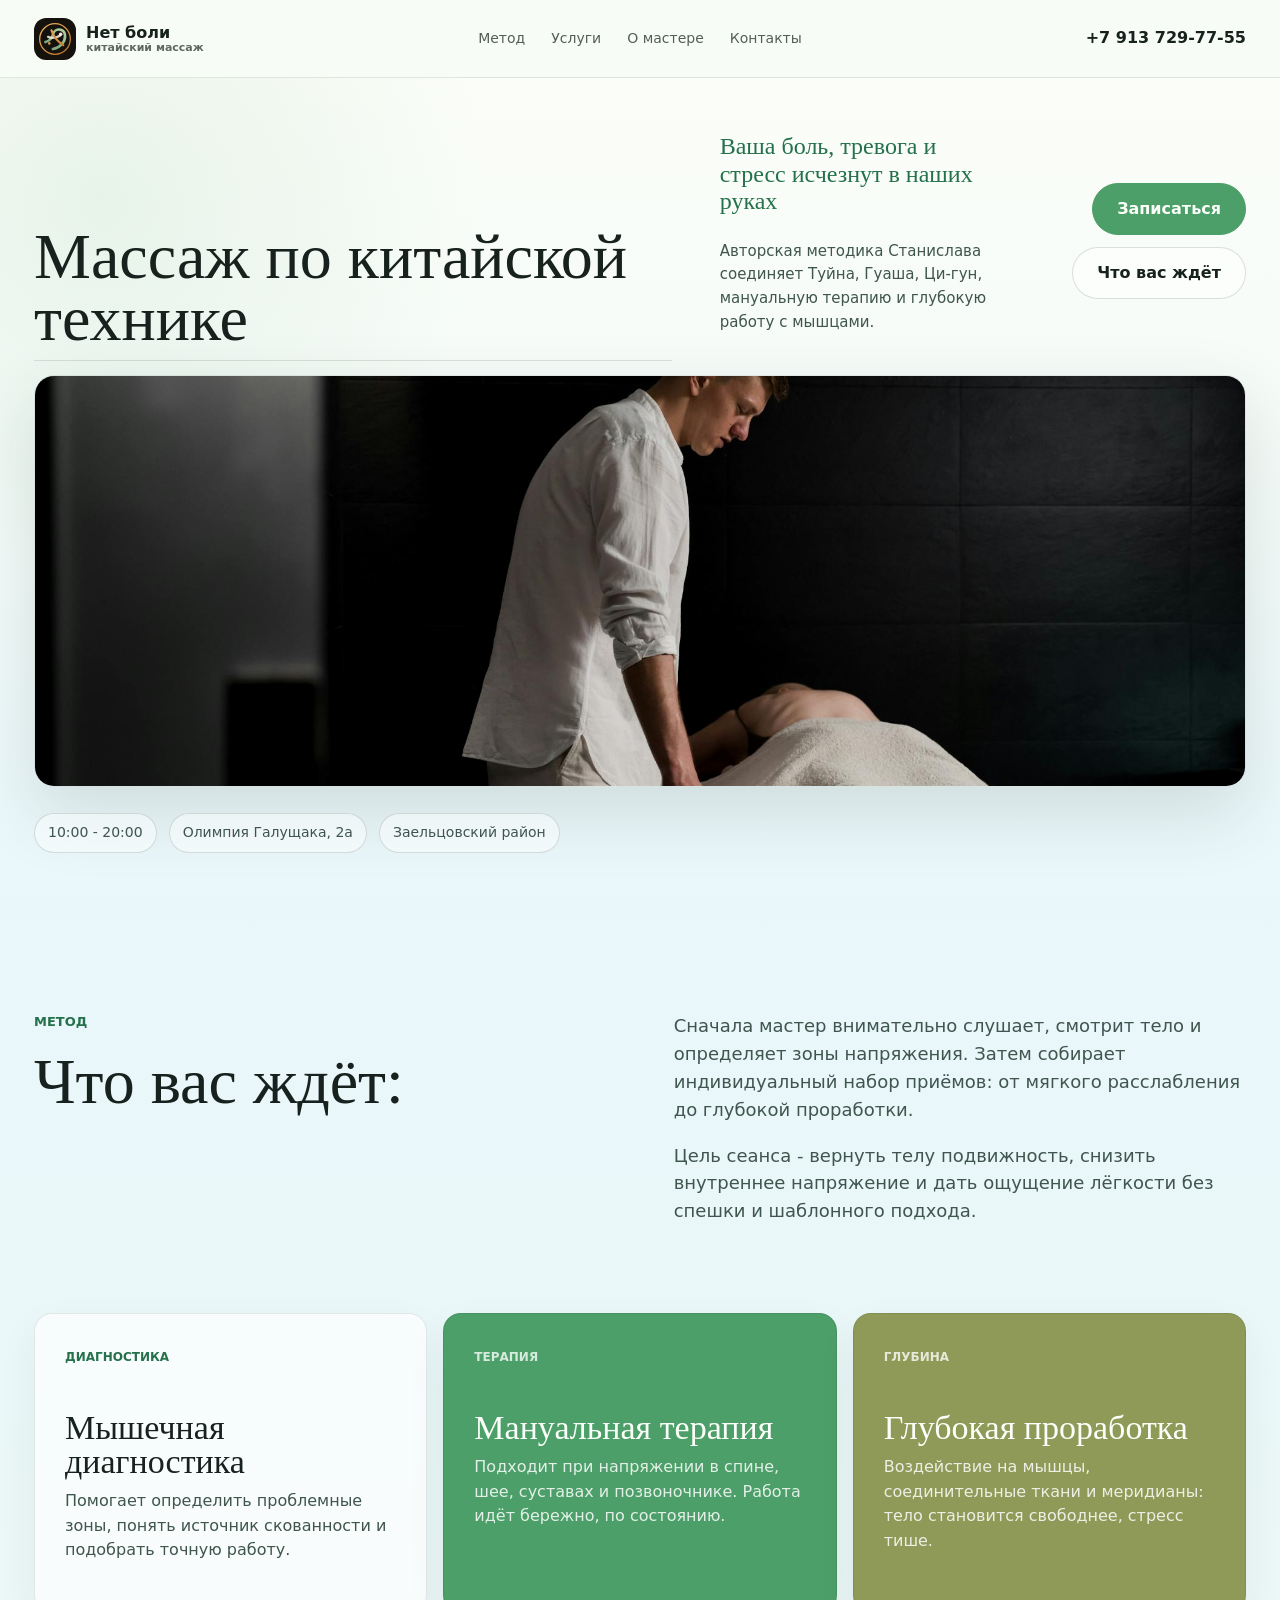
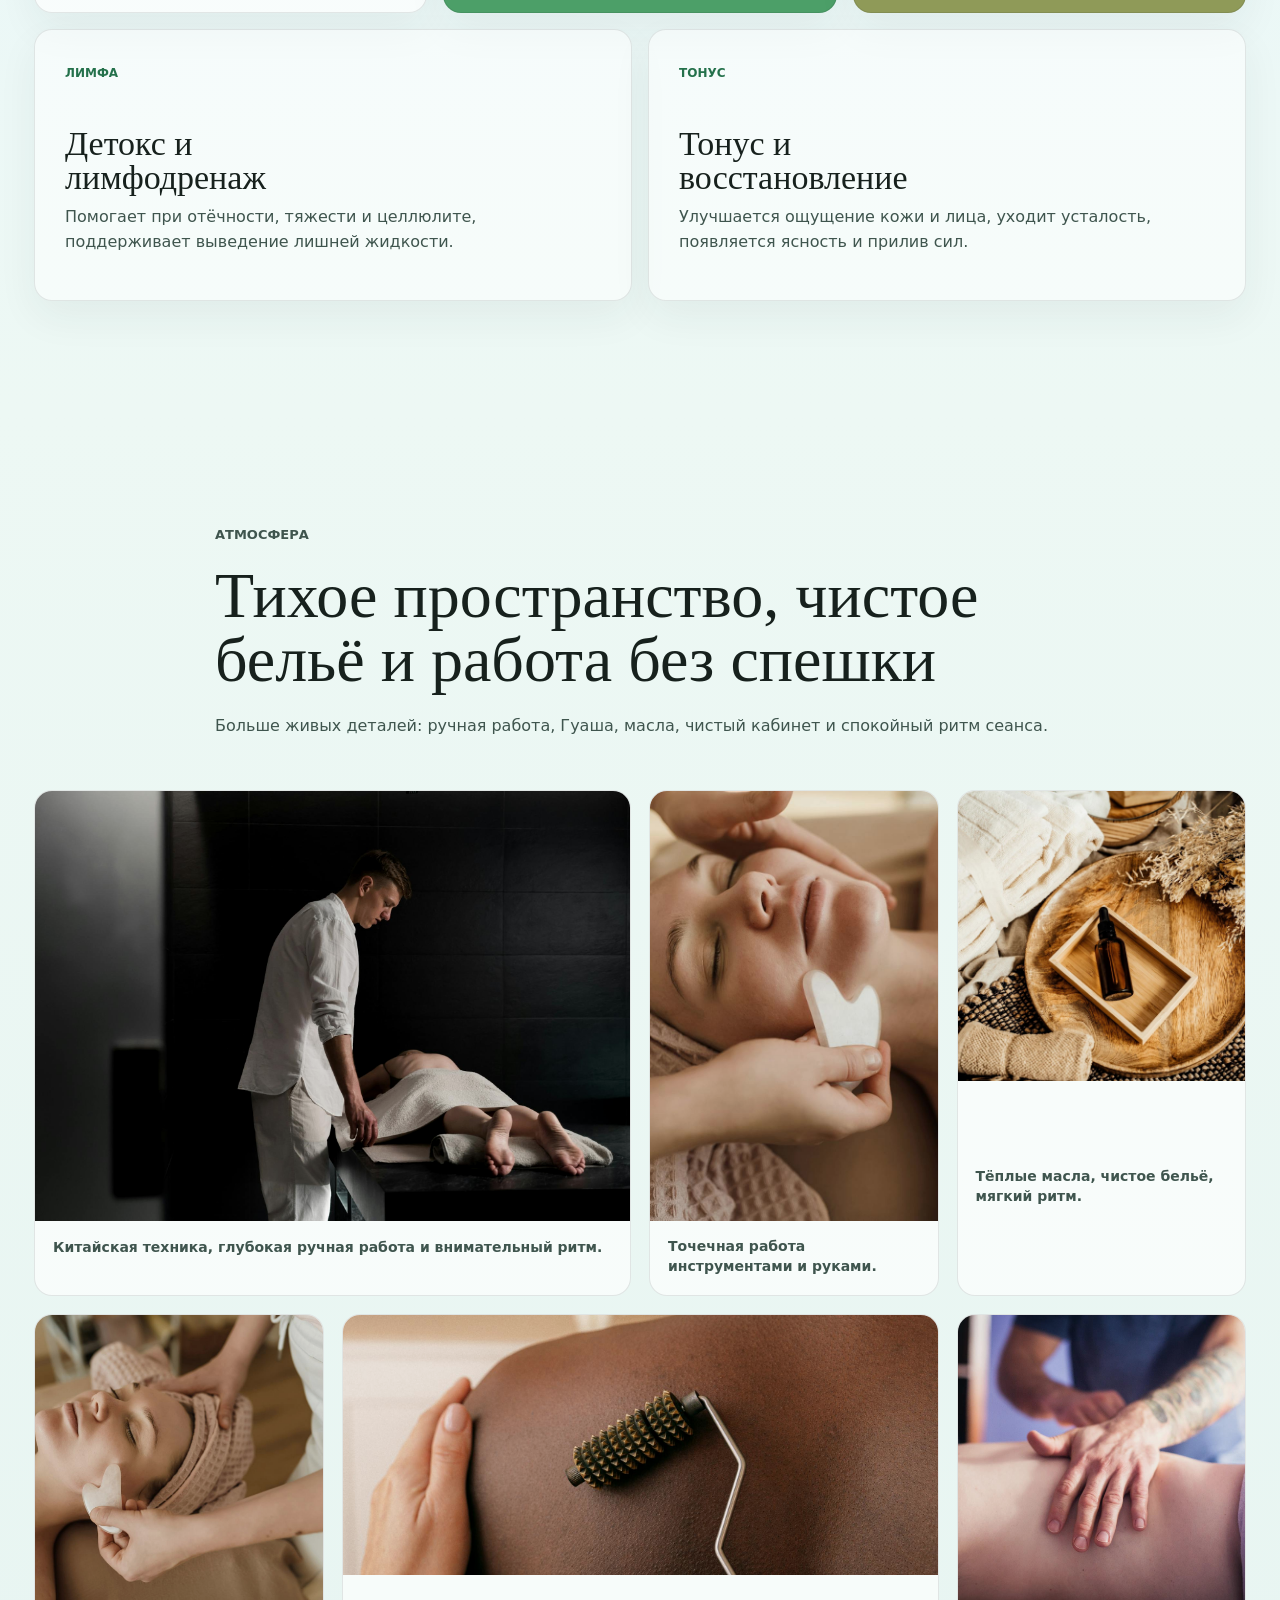
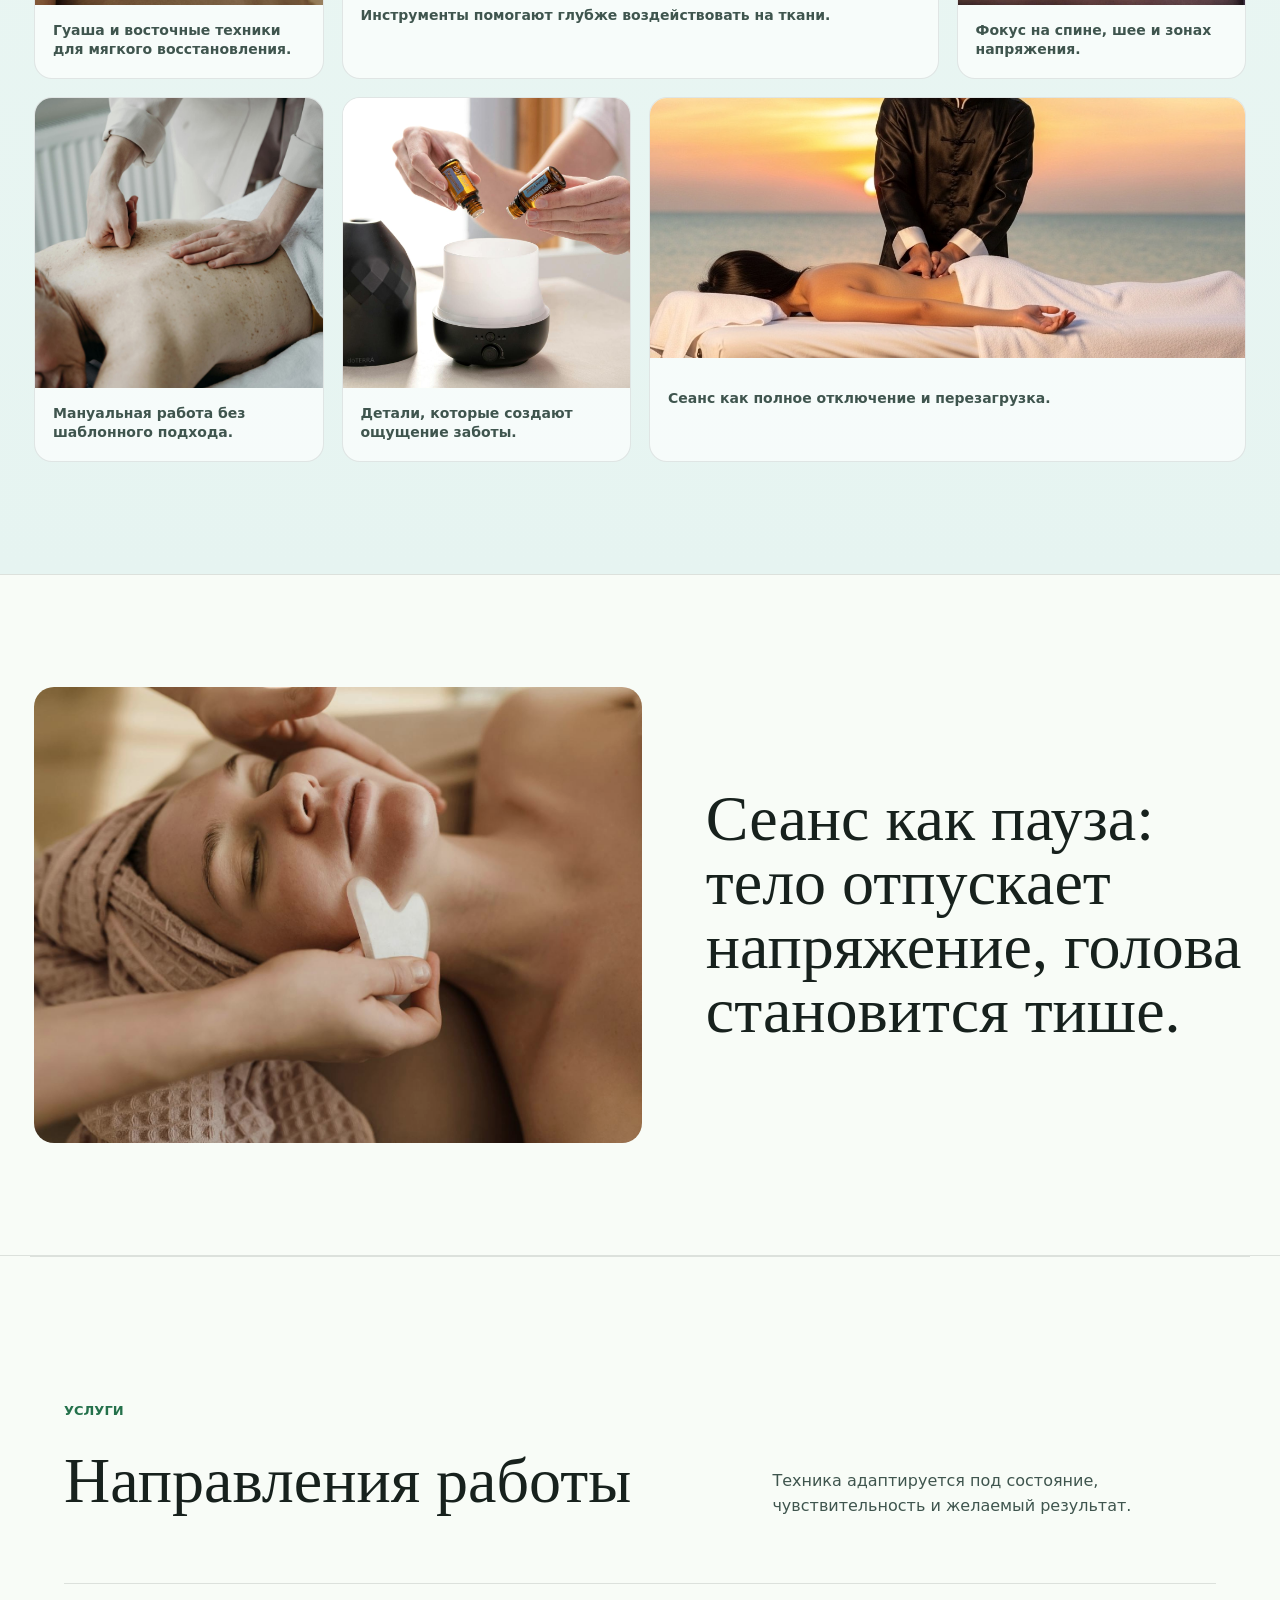
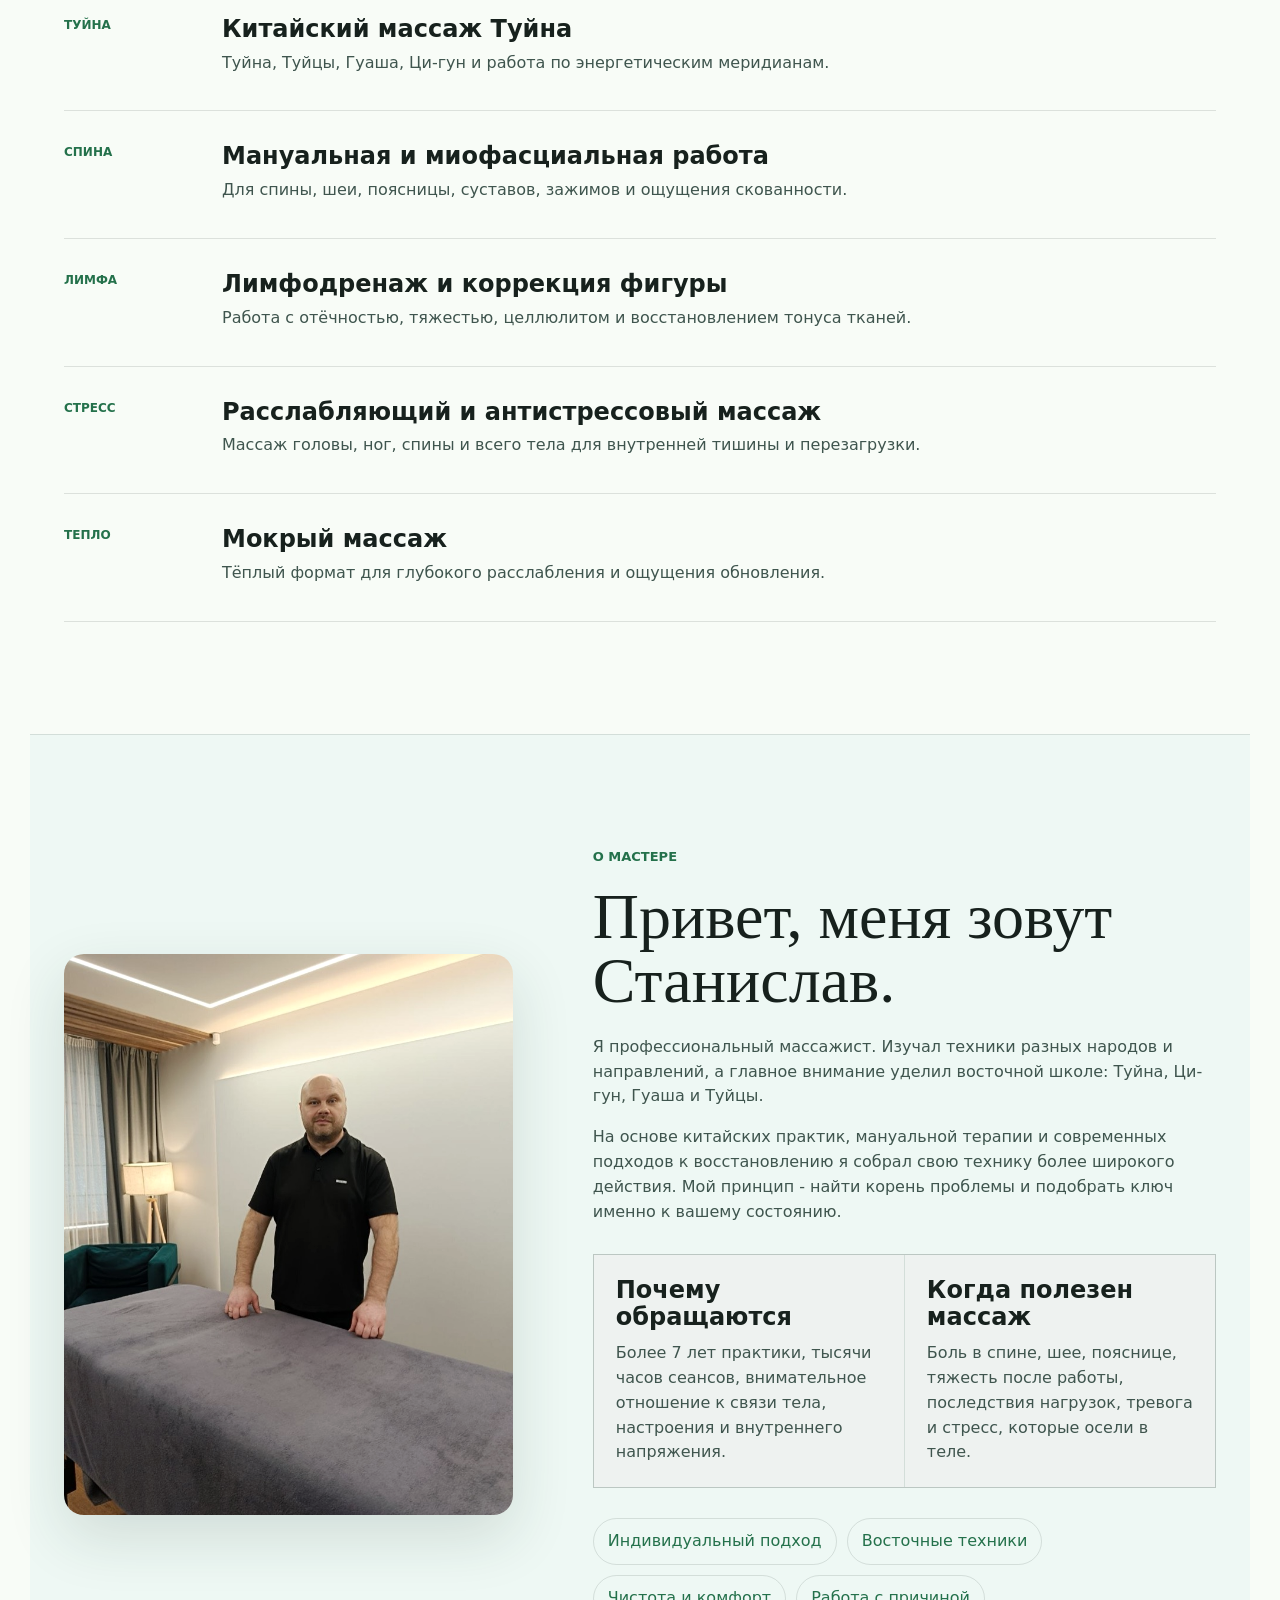
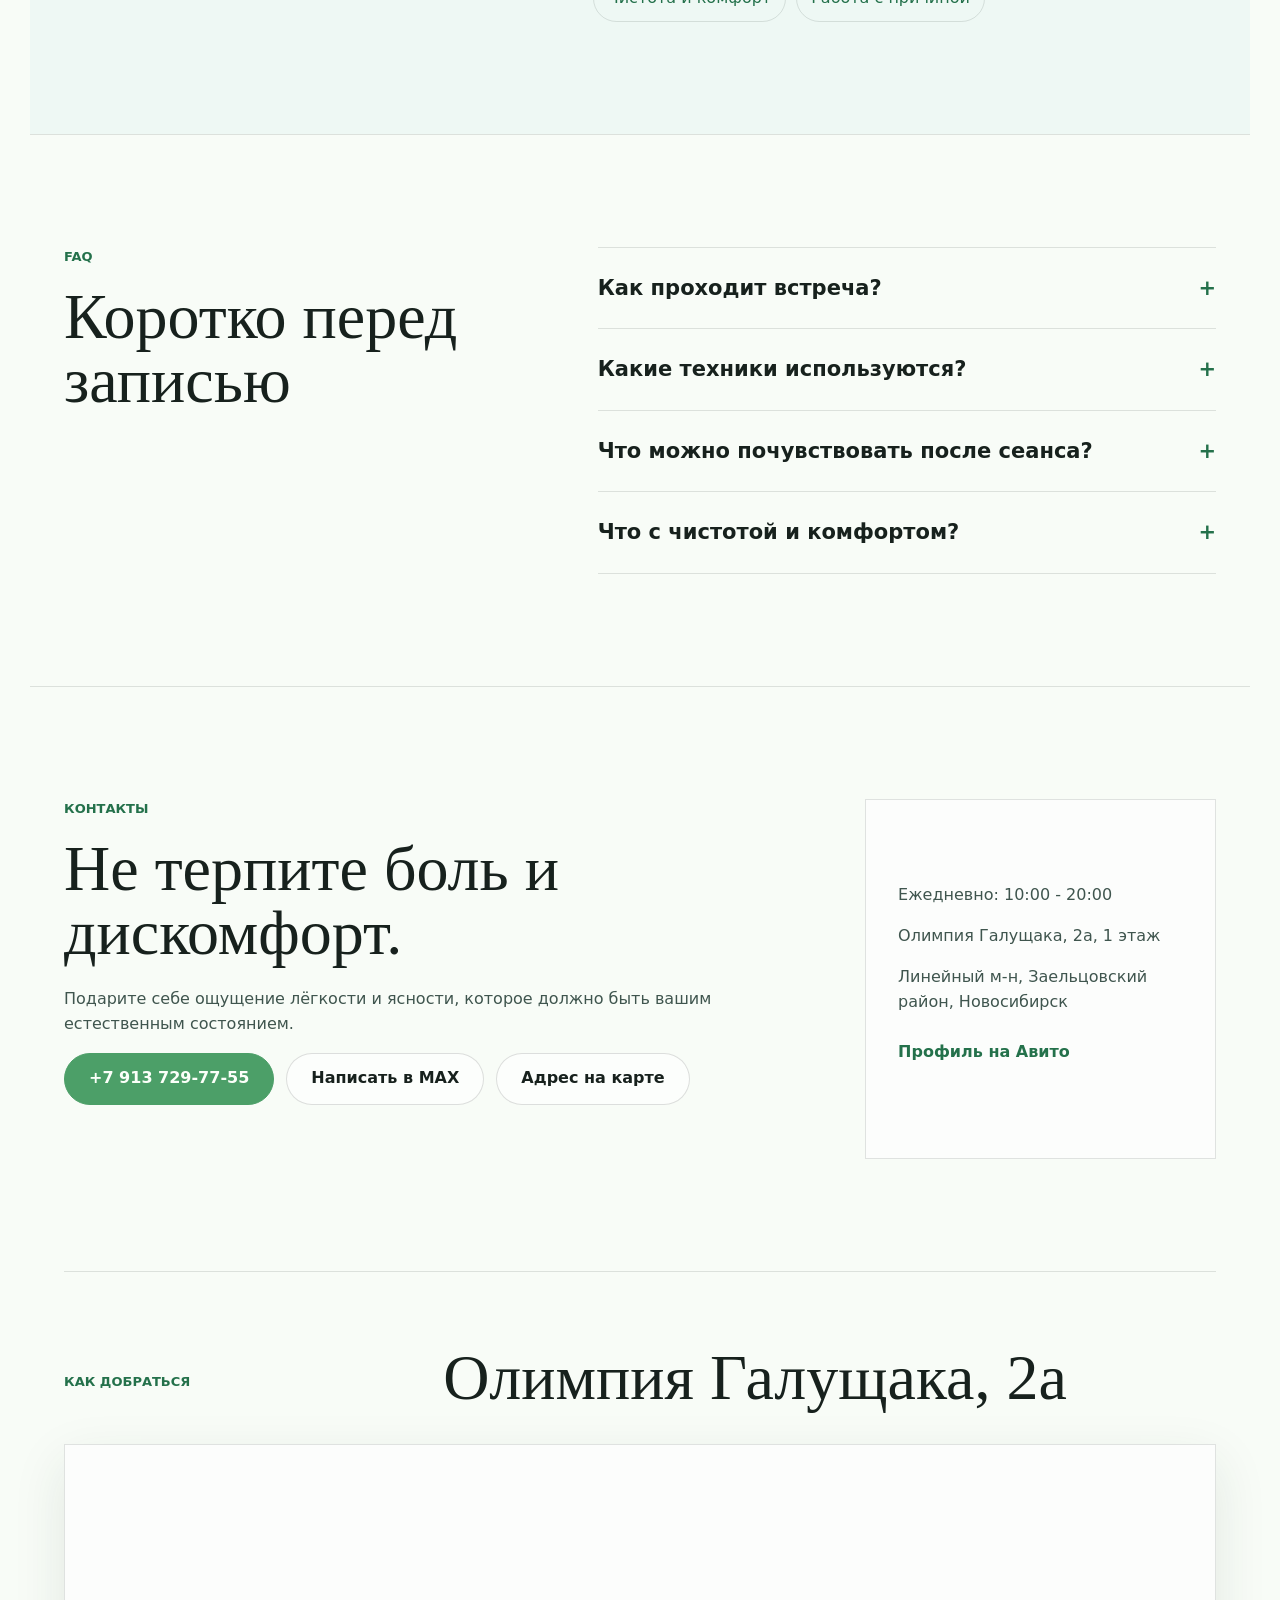
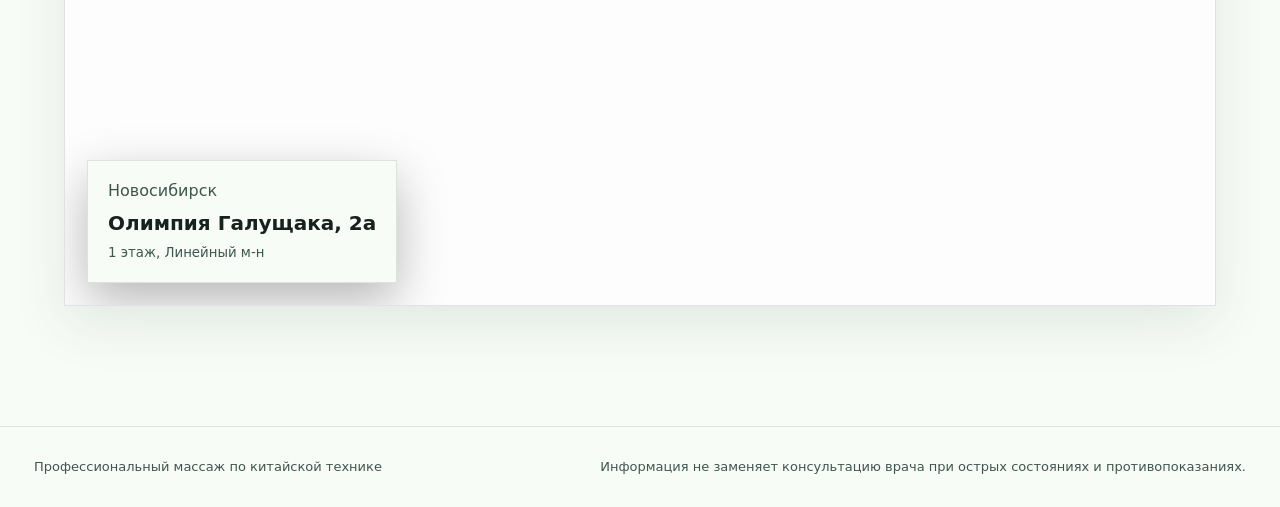
<file: index.html>
<!doctype html>
<html lang="ru">
  <head>
    <meta charset="utf-8">
    <meta name="viewport" content="width=device-width, initial-scale=1">
    <title>Китайский массаж Туйна в Новосибирске - Нет боли</title>
    <meta name="description" content="Профессиональный массаж по китайской технике в Новосибирске: Туйна, Гуаша, Ци-гун, мануальная терапия, классический, лимфодренажный и антистрессовый массаж.">
    <meta name="robots" content="index, follow">
    <meta name="format-detection" content="telephone=yes">
    <meta name="theme-color" content="#e9f7fb">
    <link rel="canonical" href="https://shelestdan.github.io/massage-site/">
    <link rel="icon" href="assets/favicon.svg" type="image/svg+xml">
    <link rel="apple-touch-icon" href="assets/favicon.svg">
    <meta property="og:type" content="website">
    <meta property="og:locale" content="ru_RU">
    <meta property="og:site_name" content="Нет боли">
    <meta property="og:url" content="https://shelestdan.github.io/massage-site/">
    <meta property="og:title" content="Китайский массаж Туйна в Новосибирске">
    <meta property="og:description" content="Авторская техника Станислава: восточные практики, мануальная терапия и глубокая работа с напряжением.">
    <meta property="og:image" content="assets/chinese-technique.jpg">
    <meta name="twitter:card" content="summary_large_image">
    <link rel="preload" as="image" href="assets/chinese-technique.jpg">
    <script>document.documentElement.classList.add("js");</script>
    <link rel="stylesheet" href="styles.css?v=20260526-taste-redesign">
  </head>
  <body>
    <header class="site-header" data-header>
      <a class="brand" href="#top" aria-label="На главную">
        <img class="brand-logo" src="assets/logo.svg" alt="" aria-hidden="true">
        <span class="brand-text">
          <span class="brand-title">Нет боли</span>
          <span class="brand-subtitle">китайский массаж</span>
        </span>
      </a>
      <button class="menu-toggle" type="button" aria-label="Открыть меню" aria-expanded="false" data-menu-toggle>
        <span></span>
        <span></span>
      </button>
      <nav class="nav" data-nav aria-label="Основная навигация">
        <a href="#method">Метод</a>
        <a href="#services">Услуги</a>
        <a href="#master">О мастере</a>
        <a href="#contacts">Контакты</a>
      </nav>
      <a class="header-phone" href="tel:+79137297755">+7 913 729-77-55</a>
    </header>

    <main id="top">
      <section class="hero" aria-label="Массаж по китайской технике">
        <div class="hero-inner">
          <div class="hero-title reveal">
            <h1>Массаж по китайской технике</h1>
          </div>
          <div class="hero-promise reveal">
            <p class="hero-copy">Ваша боль, тревога и стресс исчезнут в наших руках</p>
            <p class="hero-note">Авторская методика Станислава соединяет Туйна, Гуаша, Ци-гун, мануальную терапию и глубокую работу с мышцами.</p>
          </div>
          <div class="hero-action-panel reveal">
            <div class="hero-actions">
              <a class="button button-primary" href="tel:+79137297755" data-goal="call_click">Записаться</a>
              <a class="button button-ghost" href="#method">Что вас ждёт</a>
            </div>
          </div>
          <div class="hero-visual reveal">
            <img src="assets/chinese-technique.jpg" alt="Мастер выполняет массаж по китайской технике">
          </div>
          <div class="hero-meta reveal" aria-label="Контактная информация">
            <span>10:00 - 20:00</span>
            <span>Олимпия Галущака, 2а</span>
            <span>Заельцовский район</span>
          </div>
        </div>
      </section>

      <section class="section intro" id="method">
        <div class="intro-grid">
          <div class="intro-copy reveal">
            <p class="eyebrow">Метод</p>
            <h2>Что вас ждёт:</h2>
          </div>
          <div class="intro-text reveal">
            <p>Сначала мастер внимательно слушает, смотрит тело и определяет зоны напряжения. Затем собирает индивидуальный набор приёмов: от мягкого расслабления до глубокой проработки.</p>
            <p>Цель сеанса - вернуть телу подвижность, снизить внутреннее напряжение и дать ощущение лёгкости без спешки и шаблонного подхода.</p>
          </div>
        </div>
        <div class="process" aria-label="Что входит в методику">
          <article class="process-item reveal">
            <span class="process-num">Диагностика</span>
            <h3>Мышечная диагностика</h3>
            <p>Помогает определить проблемные зоны, понять источник скованности и подобрать точную работу.</p>
          </article>
          <article class="process-item reveal">
            <span class="process-num">Терапия</span>
            <h3>Мануальная терапия</h3>
            <p>Подходит при напряжении в спине, шее, суставах и позвоночнике. Работа идёт бережно, по состоянию.</p>
          </article>
          <article class="process-item reveal">
            <span class="process-num">Глубина</span>
            <h3>Глубокая проработка</h3>
            <p>Воздействие на мышцы, соединительные ткани и меридианы: тело становится свободнее, стресс тише.</p>
          </article>
          <article class="process-item reveal">
            <span class="process-num">Лимфа</span>
            <h3>Детокс и лимфодренаж</h3>
            <p>Помогает при отёчности, тяжести и целлюлите, поддерживает выведение лишней жидкости.</p>
          </article>
          <article class="process-item reveal">
            <span class="process-num">Тонус</span>
            <h3>Тонус и восстановление</h3>
            <p>Улучшается ощущение кожи и лица, уходит усталость, появляется ясность и прилив сил.</p>
          </article>
        </div>
      </section>

      <section class="section photo-story" aria-label="Фотографии кабинета и массажа">
        <div class="photo-story-head reveal">
          <p class="eyebrow">Атмосфера</p>
          <h2>Тихое пространство, чистое бельё и работа без спешки</h2>
          <p>Больше живых деталей: ручная работа, Гуаша, масла, чистый кабинет и спокойный ритм сеанса.</p>
        </div>
        <div class="photo-grid">
          <figure class="photo-tile photo-large reveal">
            <img src="assets/chinese-technique.jpg" alt="Мастер выполняет массаж по китайской технике">
            <figcaption>Китайская техника, глубокая ручная работа и внимательный ритм.</figcaption>
          </figure>
          <figure class="photo-tile photo-tall reveal">
            <img src="assets/gua-sha-close.jpg" alt="Крупный план Гуаша и ухода">
            <figcaption>Точечная работа инструментами и руками.</figcaption>
          </figure>
          <figure class="photo-tile reveal">
            <img src="assets/therapy-room.jpg" alt="Масла, полотенца и детали массажного кабинета">
            <figcaption>Тёплые масла, чистое бельё, мягкий ритм.</figcaption>
          </figure>
          <figure class="photo-tile reveal">
            <img src="assets/gua-sha-treatment.jpg" alt="Процедура Гуаша для лица и тела">
            <figcaption>Гуаша и восточные техники для мягкого восстановления.</figcaption>
          </figure>
          <figure class="photo-tile photo-wide reveal">
            <img src="assets/roller-massage.jpg" alt="Массаж роликом и расслабляющая процедура">
            <figcaption>Инструменты помогают глубже воздействовать на ткани.</figcaption>
          </figure>
          <figure class="photo-tile reveal">
            <img src="assets/back-massage.jpg" alt="Массаж спины в спокойном кабинете">
            <figcaption>Фокус на спине, шее и зонах напряжения.</figcaption>
          </figure>
          <figure class="photo-tile reveal">
            <img src="assets/manual-back.jpg" alt="Ручная проработка мышц спины">
            <figcaption>Мануальная работа без шаблонного подхода.</figcaption>
          </figure>
          <figure class="photo-tile reveal">
            <img src="assets/aroma-oils.jpg" alt="Аромамасла и детали ухода перед массажем">
            <figcaption>Детали, которые создают ощущение заботы.</figcaption>
          </figure>
          <figure class="photo-tile photo-wide reveal">
            <img src="assets/hero.jpg" alt="Массаж в расслабляющей атмосфере">
            <figcaption>Сеанс как полное отключение и перезагрузка.</figcaption>
          </figure>
        </div>
      </section>

      <section class="image-break" aria-label="Перезагрузка тела">
        <img src="assets/gua-sha-close.jpg" alt="Крупный план Гуаша и ухода">
        <div class="image-break-text reveal">
          <p>Сеанс как пауза: тело отпускает напряжение, голова становится тише.</p>
        </div>
      </section>

      <section class="section services" id="services">
        <div class="services-head reveal">
          <p class="eyebrow">Услуги</p>
          <h2>Направления работы</h2>
          <p>Техника адаптируется под состояние, чувствительность и желаемый результат.</p>
        </div>
        <div class="service-list">
          <article class="service-row reveal">
            <span class="service-num">Туйна</span>
            <div>
              <h3>Китайский массаж Туйна</h3>
              <p>Туйна, Туйцы, Гуаша, Ци-гун и работа по энергетическим меридианам.</p>
            </div>
          </article>
          <article class="service-row reveal">
            <span class="service-num">Спина</span>
            <div>
              <h3>Мануальная и миофасциальная работа</h3>
              <p>Для спины, шеи, поясницы, суставов, зажимов и ощущения скованности.</p>
            </div>
          </article>
          <article class="service-row reveal">
            <span class="service-num">Лимфа</span>
            <div>
              <h3>Лимфодренаж и коррекция фигуры</h3>
              <p>Работа с отёчностью, тяжестью, целлюлитом и восстановлением тонуса тканей.</p>
            </div>
          </article>
          <article class="service-row reveal">
            <span class="service-num">Стресс</span>
            <div>
              <h3>Расслабляющий и антистрессовый массаж</h3>
              <p>Массаж головы, ног, спины и всего тела для внутренней тишины и перезагрузки.</p>
            </div>
          </article>
          <article class="service-row reveal">
            <span class="service-num">Тепло</span>
            <div>
              <h3>Мокрый массаж</h3>
              <p>Тёплый формат для глубокого расслабления и ощущения обновления.</p>
            </div>
          </article>
        </div>
      </section>

      <section class="section master" id="master">
        <div class="master-photo reveal">
          <img src="assets/stanislav.jpg" alt="Станислав, профессиональный массажист">
        </div>
        <div class="master-copy reveal">
          <p class="eyebrow">О мастере</p>
          <h2>Привет, меня зовут Станислав.</h2>
          <p>Я профессиональный массажист. Изучал техники разных народов и направлений, а главное внимание уделил восточной школе: Туйна, Ци-гун, Гуаша и Туйцы.</p>
          <p>На основе китайских практик, мануальной терапии и современных подходов к восстановлению я собрал свою технику более широкого действия. Мой принцип - найти корень проблемы и подобрать ключ именно к вашему состоянию.</p>
          <div class="master-columns">
            <div>
              <h3>Почему обращаются</h3>
              <p>Более 7 лет практики, тысячи часов сеансов, внимательное отношение к связи тела, настроения и внутреннего напряжения.</p>
            </div>
            <div>
              <h3>Когда полезен массаж</h3>
              <p>Боль в спине, шее, пояснице, тяжесть после работы, последствия нагрузок, тревога и стресс, которые осели в теле.</p>
            </div>
          </div>
          <div class="trust-list">
            <span>Индивидуальный подход</span>
            <span>Восточные техники</span>
            <span>Чистота и комфорт</span>
            <span>Работа с причиной</span>
          </div>
        </div>
      </section>

      <section class="section faq-section" id="faq" aria-label="Частые вопросы">
        <div class="faq-layout">
          <div class="faq-head reveal">
            <p class="eyebrow">FAQ</p>
            <h2>Коротко перед записью</h2>
          </div>
          <div class="faq-list">
            <details class="faq-item reveal">
              <summary>Как проходит встреча?</summary>
              <p>Сначала беседа и осмотр, затем индивидуальный план работы и сам сеанс: от расслабляющих до более глубоких приёмов.</p>
            </details>
            <details class="faq-item reveal">
              <summary>Какие техники используются?</summary>
              <p>Туйна, Туйцы, Гуаша, Ци-гун, мануальная терапия, миофасциальная, лимфодренажная и классическая работа.</p>
            </details>
            <details class="faq-item reveal">
              <summary>Что можно почувствовать после сеанса?</summary>
              <p>Лёгкость, ясность, снижение напряжения, спокойствие в теле и прилив сил, которые раньше забирал стресс.</p>
            </details>
            <details class="faq-item reveal">
              <summary>Что с чистотой и комфортом?</summary>
              <p>Используются качественные масла, мягкий хлопок, свежие полотенца и простыни после каждого гостя.</p>
            </details>
          </div>
        </div>
      </section>

      <section class="section final-cta" id="contacts">
        <div class="final-copy reveal">
          <p class="eyebrow">Контакты</p>
          <h2>Не терпите боль и дискомфорт.</h2>
          <p>Подарите себе ощущение лёгкости и ясности, которое должно быть вашим естественным состоянием.</p>
          <div class="contact-actions">
            <a class="button button-primary" href="tel:+79137297755" data-goal="call_click">+7 913 729-77-55</a>
            <a class="button button-ghost" href="https://max.ru/u/f9LHodD0cOIZZ9ZvSTNxW3X6v3E8dXqBsIOaBbMbqQp6FtNQjUB0TNNF4xU" rel="noopener" data-goal="max_click">Написать в MAX</a>
            <a class="button button-ghost" href="https://yandex.ru/maps/?text=Новосибирск%2C%20Олимпия%20Галущака%202а" rel="noopener" data-goal="route_click">Адрес на карте</a>
          </div>
        </div>
        <address class="contact-panel reveal">
          <span>Ежедневно: 10:00 - 20:00</span>
          <span>Олимпия Галущака, 2а, 1 этаж</span>
          <span>Линейный м-н, Заельцовский район, Новосибирск</span>
          <a href="https://www.avito.ru/novosibirsk/predlozheniya_uslug/professionalnyy_massazh_po_kitayskoy_tehniki_7929784121?utm_campaign=native&utm_medium=item_page_android&utm_source=soc_sharing_seller" rel="noopener">Профиль на Авито</a>
        </address>
      </section>

      <section class="map-section" aria-label="Карта проезда">
        <div class="map-head reveal">
          <p class="eyebrow">Как добраться</p>
          <h2>Олимпия Галущака, 2а</h2>
        </div>
        <div class="map-frame reveal">
          <iframe
            title="Карта: Олимпия Галущака, 2а, Новосибирск"
            src="https://www.openstreetmap.org/export/embed.html?bbox=82.892014%2C55.045494%2C82.912014%2C55.057494&layer=mapnik&marker=55.051494%2C82.902014"
            loading="lazy"
            referrerpolicy="no-referrer-when-downgrade"
            allowfullscreen>
          </iframe>
          <div class="map-address" aria-hidden="true">
            <span>Новосибирск</span>
            <strong>Олимпия Галущака, 2а</strong>
            <small>1 этаж, Линейный м-н</small>
          </div>
        </div>
      </section>
    </main>

    <footer class="footer">
      <span>Профессиональный массаж по китайской технике</span>
      <span>Информация не заменяет консультацию врача при острых состояниях и противопоказаниях.</span>
    </footer>

    <script type="application/ld+json">
      {
        "@context": "https://schema.org",
        "@graph": [
          {
            "@type": "HealthAndBeautyBusiness",
            "@id": "https://shelestdan.github.io/massage-site/#business",
            "name": "Нет боли - массаж по китайской технике",
            "url": "https://shelestdan.github.io/massage-site/",
            "logo": "https://shelestdan.github.io/massage-site/assets/logo.svg",
            "image": [
              "https://shelestdan.github.io/massage-site/assets/chinese-technique.jpg",
              "https://shelestdan.github.io/massage-site/assets/therapy-room.jpg",
              "https://shelestdan.github.io/massage-site/assets/stanislav.jpg"
            ],
            "description": "Китайский массаж Туйна, Гуаша, Ци-гун, мануальная терапия, классический, антистрессовый и лимфодренажный массаж в Новосибирске.",
            "telephone": "+79137297755",
            "address": {
              "@type": "PostalAddress",
              "streetAddress": "Олимпия Галущака, 2а, 1 этаж",
              "addressLocality": "Новосибирск",
              "addressRegion": "Новосибирская область",
              "addressCountry": "RU"
            },
            "geo": {
              "@type": "GeoCoordinates",
              "latitude": 55.051494,
              "longitude": 82.902014
            },
            "openingHoursSpecification": [
              {
                "@type": "OpeningHoursSpecification",
                "dayOfWeek": ["Monday", "Tuesday", "Wednesday", "Thursday", "Friday", "Saturday", "Sunday"],
                "opens": "10:00",
                "closes": "20:00"
              }
            ],
            "areaServed": [
              "Новосибирск",
              "Заельцовский район",
              "Линейный микрорайон"
            ],
            "sameAs": [
              "https://www.avito.ru/novosibirsk/predlozheniya_uslug/professionalnyy_massazh_po_kitayskoy_tehniki_7929784121"
            ],
            "makesOffer": [
              {
                "@type": "Offer",
                "name": "Китайский массаж Туйна"
              },
              {
                "@type": "Offer",
                "name": "Мануальная терапия"
              },
              {
                "@type": "Offer",
                "name": "Лимфодренажный массаж"
              }
            ]
          },
          {
            "@type": "BreadcrumbList",
            "itemListElement": [
              {
                "@type": "ListItem",
                "position": 1,
                "name": "Главная",
                "item": "https://shelestdan.github.io/massage-site/"
              }
            ]
          },
          {
            "@type": "FAQPage",
            "mainEntity": [
              {
                "@type": "Question",
                "name": "Как проходит встреча?",
                "acceptedAnswer": {
                  "@type": "Answer",
                  "text": "Сначала беседа и осмотр, затем индивидуальный план работы и сам сеанс: от расслабляющих до более глубоких приёмов."
                }
              },
              {
                "@type": "Question",
                "name": "Какие техники используются?",
                "acceptedAnswer": {
                  "@type": "Answer",
                  "text": "Туйна, Туйцы, Гуаша, Ци-гун, мануальная терапия, миофасциальная, лимфодренажная и классическая работа."
                }
              },
              {
                "@type": "Question",
                "name": "Что можно почувствовать после сеанса?",
                "acceptedAnswer": {
                  "@type": "Answer",
                  "text": "Лёгкость, ясность, снижение напряжения, спокойствие в теле и прилив сил."
                }
              },
              {
                "@type": "Question",
                "name": "Что с чистотой и комфортом?",
                "acceptedAnswer": {
                  "@type": "Answer",
                  "text": "Используются качественные масла, мягкий хлопок, свежие полотенца и простыни после каждого гостя."
                }
              }
            ]
          }
        ]
      }
    </script>
    <script src="script.js?v=20260526-taste-redesign"></script>
  </body>
</html>
</file>
<file: styles.css>
:root {
  color-scheme: light;
  --ink: #17211d;
  --ink-soft: #3f554e;
  --bg: #111511;
  --bg-soft: #19211c;
  --paper: #f7fbf8;
  --sky: #e8f6fb;
  --sky-deep: #d4edf7;
  --sage: #4ca46b;
  --sage-dark: #24714b;
  --blue: #6baac2;
  --muted: #b9c5bd;
  --muted-dark: #61746c;
  --line-light: rgba(23, 33, 29, 0.12);
  --line-dark: rgba(247, 251, 248, 0.15);
  --shadow: 0 28px 70px rgba(26, 55, 43, 0.16);
  --display: "Iowan Old Style", "Cormorant Garamond", Georgia, "Times New Roman", serif;
}

* {
  box-sizing: border-box;
}

html {
  scroll-behavior: smooth;
}

body {
  margin: 0;
  background: var(--bg);
  color: var(--paper);
  font-family: Inter, ui-sans-serif, system-ui, -apple-system, BlinkMacSystemFont, "Segoe UI", sans-serif;
  line-height: 1.55;
  overflow-x: hidden;
}

main {
  overflow: hidden;
}

img {
  display: block;
  max-width: 100%;
}

a {
  color: inherit;
  text-decoration: none;
}

button,
a {
  -webkit-tap-highlight-color: transparent;
}

:focus-visible {
  outline: 2px solid var(--sage);
  outline-offset: 4px;
}

.site-header {
  position: sticky;
  top: 0;
  left: 0;
  right: 0;
  z-index: 50;
  display: grid;
  grid-template-columns: 1fr auto 1fr;
  align-items: center;
  gap: 20px;
  min-height: 78px;
  padding: 0 34px;
  color: var(--ink);
  background: rgba(251, 253, 248, 0.84);
  border-bottom: 1px solid rgba(23, 33, 29, 0.08);
  backdrop-filter: blur(16px);
}

.brand {
  display: inline-flex;
  align-items: center;
  gap: 10px;
  min-height: 44px;
  min-width: 0;
}

.brand-logo {
  width: 42px;
  height: 42px;
  flex: 0 0 auto;
}

.brand-text {
  display: grid;
  gap: 1px;
  line-height: 1;
}

.brand-title {
  font-size: 16px;
  font-weight: 880;
}

.brand-subtitle {
  color: currentColor;
  opacity: 0.68;
  font-size: 11px;
  font-weight: 700;
}

.nav {
  display: flex;
  align-items: center;
  gap: 26px;
  color: currentColor;
  font-size: 14px;
}

.nav a {
  display: inline-flex;
  align-items: center;
  min-height: 44px;
  opacity: 0.72;
  transition: opacity 0.2s ease, color 0.2s ease;
}

.nav a:hover {
  opacity: 1;
  color: var(--sage);
}

.header-phone {
  justify-self: end;
  display: inline-flex;
  align-items: center;
  min-height: 44px;
  font-weight: 800;
}

.menu-toggle {
  display: none;
  width: 44px;
  height: 44px;
  border: 1px solid currentColor;
  border-radius: 50%;
  background: rgba(255, 255, 255, 0.12);
  color: currentColor;
}

.menu-toggle span {
  display: block;
  width: 18px;
  height: 1px;
  margin: 5px auto;
  background: currentColor;
  transition: transform 0.2s ease;
}

.menu-toggle[aria-expanded="true"] span:first-child {
  transform: translateY(3px) rotate(45deg);
}

.menu-toggle[aria-expanded="true"] span:last-child {
  transform: translateY(-3px) rotate(-45deg);
}

.hero {
  position: relative;
  min-height: calc(100svh - 78px);
  display: grid;
  align-items: center;
  padding: 36px 34px 28px;
  overflow: hidden;
  isolation: isolate;
  background:
    radial-gradient(circle at 0% 18%, rgba(76, 164, 107, 0.1), transparent 30%),
    linear-gradient(180deg, #fbfdf8 0%, #f3fbfb 44%, #e9f7fb 100%);
  color: var(--ink);
}

.hero-inner {
  width: min(1220px, 100%);
  margin: 0 auto;
  display: grid;
  grid-template-columns: minmax(0, 1.05fr) minmax(240px, 0.48fr) minmax(180px, 0.3fr);
  grid-template-areas:
    "title promise action"
    "media media media"
    "meta meta meta";
  gap: 28px 44px;
  align-items: end;
}

.hero-title {
  position: relative;
  grid-area: title;
}

.hero-title::before {
  content: "";
  position: absolute;
  left: 0;
  right: 10%;
  bottom: -12px;
  height: 1px;
  background: rgba(23, 33, 29, 0.16);
}

.hero-promise {
  grid-area: promise;
  align-self: center;
}

.hero-action-panel {
  grid-area: action;
  justify-self: end;
  align-self: center;
}

h1,
h2,
h3,
p {
  margin-top: 0;
}

h1,
h2,
h3 {
  hyphens: none;
  overflow-wrap: normal;
}

h1 {
  max-width: 760px;
  margin-bottom: 0;
  font-family: var(--display);
  font-size: clamp(52px, 5.55vw, 82px);
  line-height: 0.92;
  font-weight: 500;
  letter-spacing: 0;
  text-transform: uppercase;
}

h2 {
  margin-bottom: 22px;
  font-family: var(--display);
  font-size: clamp(42px, 5.5vw, 82px);
  line-height: 0.96;
  font-weight: 500;
}

h3 {
  margin-bottom: 10px;
  font-size: 24px;
  line-height: 1.12;
}

.eyebrow {
  margin: 0 0 18px;
  color: var(--sage-dark);
  font-size: 13px;
  font-weight: 900;
  letter-spacing: 0;
  text-transform: uppercase;
}

.hero-copy {
  max-width: 280px;
  color: var(--sage-dark);
  font-family: var(--display);
  font-size: 22px;
  line-height: 1.08;
  font-weight: 500;
}

.hero-note {
  max-width: 290px;
  color: var(--ink-soft);
  font-size: 15px;
  line-height: 1.58;
}

.hero-actions,
.contact-actions {
  display: flex;
  flex-wrap: wrap;
  gap: 12px;
  margin-top: 0;
}

.hero-action-panel .hero-actions {
  justify-content: flex-end;
}

.button {
  display: inline-flex;
  align-items: center;
  justify-content: center;
  min-height: 52px;
  padding: 0 24px;
  border: 1px solid rgba(23, 33, 29, 0.14);
  border-radius: 999px;
  font-weight: 850;
  transition: transform 0.2s ease, background 0.2s ease, border-color 0.2s ease;
}

.button:hover {
  transform: translateY(-2px);
}

.button-primary {
  border-color: var(--sage);
  background: var(--sage);
  color: #fafffb;
}

.button-ghost {
  background: rgba(255, 255, 255, 0.54);
  color: var(--ink);
}

.final-cta .button-ghost {
  border-color: rgba(247, 251, 248, 0.2);
  background: rgba(247, 251, 248, 0.08);
  color: var(--paper);
}

.final-cta .button-ghost:hover {
  border-color: rgba(158, 215, 173, 0.45);
  background: rgba(158, 215, 173, 0.14);
}

.hero-visual {
  position: relative;
  grid-area: media;
  overflow: hidden;
  border: 1px solid rgba(23, 33, 29, 0.1);
  border-radius: 24px;
  box-shadow: var(--shadow);
}

.hero-visual::after {
  content: none;
}

.hero-visual img {
  width: 100%;
  height: clamp(310px, 29vw, 390px);
  min-height: 310px;
  object-fit: cover;
  object-position: center 45%;
  filter: saturate(0.98) contrast(1.02);
}

.hero-meta {
  grid-area: meta;
  display: flex;
  flex-wrap: wrap;
  gap: 12px;
  color: var(--ink-soft);
  font-size: 14px;
}

.hero-meta span {
  padding: 8px 13px;
  border: 1px solid rgba(23, 33, 29, 0.14);
  border-radius: 999px;
  background: rgba(255, 255, 255, 0.48);
}

.section {
  padding: 116px 34px;
}

.intro,
.photo-story {
  background: #e9f7fb;
  color: var(--ink);
}

.intro-grid,
.services,
.master,
.faq-section,
.final-cta,
.map-section {
  max-width: 1220px;
  margin: 0 auto;
}

.intro-grid {
  display: grid;
  grid-template-columns: minmax(0, 0.86fr) minmax(320px, 1fr);
  gap: 72px;
  align-items: start;
}

.intro-text {
  color: var(--ink-soft);
  font-size: 19px;
}

.process {
  display: grid;
  grid-template-columns: repeat(6, minmax(0, 1fr));
  gap: 14px;
  max-width: 1220px;
  margin: 70px auto 0;
}

.process-item {
  min-height: 330px;
  padding: 30px;
  border: 1px solid rgba(23, 33, 29, 0.08);
  border-radius: 14px;
  background: rgba(255, 255, 255, 0.8);
}

.process-item:nth-child(1),
.process-item:nth-child(2),
.process-item:nth-child(3) {
  grid-column: span 2;
}

.process-item:nth-child(4),
.process-item:nth-child(5) {
  grid-column: span 3;
  min-height: 250px;
}

.process-item:nth-child(2) {
  background: #4ca46b;
  color: #fbfff9;
}

.process-item:nth-child(3) {
  background: #87964d;
  color: #fbfff9;
}

.process-item:nth-child(4) {
  background: #eef8f6;
}

.process-item:nth-child(5) {
  background: #dfeff6;
}

.process-item:nth-child(2) .process-num,
.process-item:nth-child(3) .process-num {
  color: rgba(255, 255, 255, 0.78);
}

.process-item:nth-child(2) p,
.process-item:nth-child(3) p {
  color: rgba(255, 255, 255, 0.84);
}

.process-num,
.service-num {
  display: inline-block;
  margin-bottom: 50px;
  color: var(--sage-dark);
  font-weight: 900;
}

.process-item p,
.service-row p,
.services-head p,
.master-copy p,
.final-copy p,
.faq-item p,
.photo-story-head p {
  color: var(--muted);
}

.process-item h3 {
  max-width: 260px;
  font-family: var(--display);
  font-size: 32px;
  font-weight: 500;
}

.intro .process-item p,
.intro .photo-story-head p {
  color: var(--ink-soft);
}

.intro .process-item:nth-child(2) p,
.intro .process-item:nth-child(3) p {
  color: rgba(255, 255, 255, 0.84);
}

.photo-story {
  position: relative;
  padding-top: 108px;
  padding-bottom: 132px;
  background:
    linear-gradient(180deg, #e9f7fb 0%, #e5f3f3 62%, #d9e7e2 100%);
}

.photo-story-head {
  max-width: 850px;
  margin: 0 auto 52px;
}

.photo-grid {
  position: relative;
  display: grid;
  grid-template-columns: repeat(4, minmax(0, 1fr));
  grid-auto-rows: auto;
  gap: 22px;
  max-width: 1220px;
  margin: 0 auto;
}

.photo-tile {
  display: grid;
  grid-template-rows: auto minmax(72px, auto);
  margin: 0;
  overflow: hidden;
  border: 1px solid rgba(23, 33, 29, 0.1);
  border-radius: 18px;
  background: rgba(255, 255, 255, 0.56);
  box-shadow: 0 18px 44px rgba(26, 55, 43, 0.1);
}

.photo-large {
  grid-column: span 2;
}

.photo-wide {
  grid-column: span 2;
}

.photo-tall {
  grid-row: auto;
}

.photo-tile img {
  width: 100%;
  height: 290px;
  object-fit: cover;
  filter: saturate(0.9) contrast(1.02);
}

.photo-large img {
  height: 430px;
}

.photo-wide img {
  height: 260px;
}

.photo-tall img {
  height: 430px;
}

.photo-tile figcaption {
  padding: 16px 18px 18px;
  color: var(--ink-soft);
  font-size: 14px;
  font-weight: 760;
  line-height: 1.4;
}

.image-break {
  position: relative;
  min-height: 640px;
  overflow: hidden;
  border-bottom: 1px solid var(--line-dark);
  background: var(--bg);
}

.image-break img {
  width: 100%;
  height: 640px;
  object-fit: cover;
  filter: saturate(0.72) contrast(1.08);
}

.image-break::after {
  content: "";
  position: absolute;
  inset: 0;
  background:
    linear-gradient(90deg, rgba(17, 21, 17, 0.92), rgba(17, 21, 17, 0.26) 58%, rgba(17, 21, 17, 0.76)),
    linear-gradient(180deg, rgba(17, 21, 17, 0.02), var(--bg));
}

.image-break-text {
  position: absolute;
  left: max(34px, calc((100% - 1220px) / 2));
  bottom: 44px;
  z-index: 1;
  width: min(720px, calc(100% - 68px));
  font-size: 48px;
  line-height: 1.04;
  font-weight: 820;
}

.image-break-text p {
  margin: 0;
}

.services,
.master,
.faq-section,
.final-cta {
  border-top: 1px solid var(--line-dark);
}

.services-head {
  display: grid;
  grid-template-columns: minmax(0, 0.9fr) minmax(280px, 0.6fr);
  gap: 80px;
  align-items: end;
  margin-bottom: 48px;
}

.services-head .eyebrow {
  grid-column: 1 / -1;
  margin-bottom: -52px;
  color: #9ed7ad;
}

.service-list {
  border-top: 1px solid var(--line-dark);
}

.service-row {
  display: grid;
  grid-template-columns: 80px minmax(0, 1fr);
  gap: 28px;
  align-items: start;
  padding: 32px 0;
  border-bottom: 1px solid var(--line-dark);
}

.service-row h3 {
  margin-bottom: 8px;
}

.service-row p {
  max-width: 780px;
  margin-bottom: 0;
}

.service-num {
  margin-bottom: 0;
  color: #9ed7ad;
}

.master {
  display: grid;
  grid-template-columns: minmax(280px, 0.72fr) minmax(0, 1fr);
  gap: 80px;
  align-items: center;
}

.master-photo {
  position: relative;
  overflow: hidden;
  border-radius: 24px;
  box-shadow: 0 28px 80px rgba(0, 0, 0, 0.34);
}

.master-photo img {
  width: 100%;
  aspect-ratio: 4 / 5;
  object-fit: cover;
  filter: saturate(0.86) contrast(1.05);
}

.master-copy .eyebrow,
.faq-head .eyebrow,
.final-copy .eyebrow,
.map-head .eyebrow {
  color: #9ed7ad;
}

.master-columns {
  display: grid;
  grid-template-columns: repeat(2, minmax(0, 1fr));
  gap: 1px;
  margin: 30px 0;
  border: 1px solid var(--line-dark);
  background: var(--line-dark);
}

.master-columns > div {
  padding: 22px;
  background: rgba(255, 255, 255, 0.035);
}

.master-columns p {
  margin-bottom: 0;
}

.trust-list {
  display: flex;
  flex-wrap: wrap;
  gap: 10px;
}

.trust-list span {
  padding: 10px 14px;
  border: 1px solid var(--line-dark);
  border-radius: 999px;
  color: var(--muted);
}

.faq-layout {
  display: grid;
  grid-template-columns: minmax(0, 0.75fr) minmax(320px, 1fr);
  gap: 70px;
  align-items: start;
}

.faq-list {
  border-top: 1px solid var(--line-dark);
}

.faq-item {
  border-bottom: 1px solid var(--line-dark);
}

.faq-item summary {
  display: flex;
  gap: 24px;
  justify-content: space-between;
  padding: 24px 0;
  color: var(--paper);
  cursor: pointer;
  font-size: 21px;
  font-weight: 820;
  list-style: none;
}

.faq-item summary::-webkit-details-marker {
  display: none;
}

.faq-item summary::after {
  content: "+";
  color: #9ed7ad;
  flex: 0 0 auto;
}

.faq-item[open] summary::after {
  content: "-";
}

.faq-item p {
  margin: -8px 0 24px;
}

.final-cta {
  display: grid;
  grid-template-columns: minmax(0, 1fr) minmax(310px, 0.48fr);
  gap: 70px;
}

.contact-panel {
  display: grid;
  align-content: center;
  gap: 16px;
  min-height: 360px;
  padding: 32px;
  border: 1px solid var(--line-dark);
  background: rgba(255, 255, 255, 0.035);
  color: var(--muted);
  font-style: normal;
}

.contact-panel a {
  display: inline-flex;
  align-items: center;
  min-height: 44px;
  color: #9ed7ad;
  font-weight: 800;
}

.map-section {
  padding: 0 34px 120px;
}

.map-head {
  display: grid;
  grid-template-columns: minmax(0, 0.4fr) minmax(0, 1fr);
  gap: 70px;
  align-items: end;
  margin-bottom: 34px;
  border-top: 1px solid var(--line-dark);
  padding-top: 74px;
}

.map-head h2 {
  margin-bottom: 0;
}

.map-frame {
  position: relative;
  overflow: hidden;
  border: 1px solid var(--line-dark);
  background: rgba(255, 255, 255, 0.035);
  box-shadow: 0 28px 70px rgba(0, 0, 0, 0.35);
}

.map-frame iframe {
  display: block;
  width: 100%;
  height: 460px;
  border: 0;
  filter: saturate(0.88) contrast(1.02);
}

.map-address {
  position: absolute;
  left: 22px;
  bottom: 22px;
  display: grid;
  gap: 4px;
  max-width: 330px;
  padding: 18px 20px;
  background: rgba(17, 21, 17, 0.86);
  border: 1px solid var(--line-dark);
  color: var(--paper);
  box-shadow: 0 18px 50px rgba(0, 0, 0, 0.28);
  pointer-events: none;
  backdrop-filter: blur(12px);
}

.map-address span,
.map-address small {
  color: var(--muted);
}

.map-address strong {
  font-size: 20px;
}

.footer {
  display: flex;
  justify-content: space-between;
  gap: 24px;
  padding: 30px 34px;
  border-top: 1px solid var(--line-dark);
  color: var(--muted-dark);
  font-size: 13px;
}

/* Taste redesign layer: one calm light theme, stable layout, no dark flips. */
body {
  background: #f8fcf7;
  color: var(--ink);
  font-family: "Avenir Next", Manrope, ui-sans-serif, system-ui, -apple-system, BlinkMacSystemFont, "Segoe UI", sans-serif;
}

.site-header {
  background: rgba(248, 252, 247, 0.9);
  border-bottom-color: rgba(23, 33, 29, 0.1);
  color: var(--ink);
}

.hero {
  min-height: calc(100svh - 78px);
  background:
    radial-gradient(circle at 8% 14%, rgba(76, 164, 107, 0.1), transparent 28%),
    linear-gradient(180deg, #fbfdf8 0%, #f4fbf8 52%, #e9f7fb 100%);
}

.hero-inner {
  max-width: 1280px;
  grid-template-columns: minmax(0, 1fr) minmax(280px, 0.45fr) minmax(180px, 0.3fr);
  gap: 26px 48px;
}

.hero-title::before {
  right: 0;
  background: rgba(23, 33, 29, 0.12);
}

h1 {
  max-width: 880px;
  font-size: clamp(50px, 5vw, 76px);
  line-height: 0.96;
  text-transform: none;
}

h2 {
  max-width: 920px;
  font-size: clamp(40px, 5vw, 72px);
  line-height: 1;
}

.hero-copy {
  max-width: 320px;
  font-size: 24px;
  line-height: 1.14;
}

.hero-note {
  max-width: 340px;
}

.hero-visual {
  border-radius: 20px;
  box-shadow: 0 26px 70px rgba(26, 55, 43, 0.14);
}

.hero-visual img {
  height: clamp(340px, 32vw, 460px);
  min-height: 340px;
}

.button {
  box-shadow: none;
}

.button:active {
  transform: translateY(1px) scale(0.99);
}

.button-primary {
  background: #4c9f68;
  border-color: #4c9f68;
  color: #fbfff9;
}

.button-ghost {
  background: rgba(255, 255, 255, 0.62);
  color: var(--ink);
}

.intro,
.photo-story,
.services,
.master,
.faq-section,
.final-cta,
.map-section,
.footer {
  background: #e9f7fb;
  color: var(--ink);
}

.section {
  padding-top: 112px;
  padding-bottom: 112px;
}

.intro {
  background: linear-gradient(180deg, #e9f7fb 0%, #edf8f4 100%);
}

.intro-grid {
  max-width: 1220px;
  grid-template-columns: minmax(0, 0.76fr) minmax(360px, 0.8fr);
  gap: 96px;
}

.intro-text {
  font-size: 18px;
}

.process {
  gap: 16px;
}

.process-item {
  min-height: 300px;
  border-color: rgba(23, 33, 29, 0.1);
  border-radius: 18px;
  background: rgba(255, 255, 255, 0.66);
  box-shadow: 0 16px 40px rgba(26, 55, 43, 0.06);
}

.process-item:nth-child(2) {
  background: #4c9f68;
}

.process-item:nth-child(3) {
  background: #8f9a58;
}

.process-item:nth-child(4),
.process-item:nth-child(5) {
  background: rgba(255, 255, 255, 0.52);
}

.process-num,
.service-num {
  margin-bottom: 44px;
  color: var(--sage-dark);
  font-size: 12px;
  font-weight: 900;
  letter-spacing: 0;
  text-transform: uppercase;
}

.process-item h3 {
  max-width: 310px;
  font-size: 34px;
  line-height: 1;
}

.process-item p,
.service-row p,
.services-head p,
.master-copy p,
.final-copy p,
.faq-item p,
.photo-story-head p,
.contact-panel,
.map-address span,
.map-address small,
.footer {
  color: var(--ink-soft);
}

.photo-story {
  padding-top: 112px;
  padding-bottom: 112px;
  background: linear-gradient(180deg, #edf8f4 0%, #e6f4f1 100%);
}

.photo-story-head {
  margin-left: auto;
  margin-right: auto;
}

.photo-grid {
  gap: 18px;
}

.photo-tile {
  border-radius: 18px;
  border-color: rgba(23, 33, 29, 0.1);
  background: rgba(255, 255, 255, 0.64);
  box-shadow: none;
}

.photo-tile img {
  filter: saturate(0.92) contrast(1.02);
}

.photo-tile figcaption {
  color: var(--ink-soft);
  font-size: 14px;
}

.image-break {
  display: grid;
  grid-template-columns: minmax(0, 0.9fr) minmax(360px, 0.8fr);
  gap: 64px;
  align-items: center;
  min-height: 0;
  padding: 112px max(34px, calc((100% - 1220px) / 2));
  border-top: 1px solid var(--line-light);
  border-bottom: 1px solid var(--line-light);
  background: #f8fcf7;
  color: var(--ink);
}

.image-break img {
  width: 100%;
  height: auto;
  aspect-ratio: 4 / 3;
  border-radius: 20px;
  object-fit: cover;
  filter: saturate(0.9) contrast(1.02);
}

.image-break::after {
  content: none;
}

.image-break-text {
  position: static;
  width: auto;
  color: var(--ink);
  font-family: var(--display);
  font-size: clamp(42px, 5vw, 70px);
  line-height: 1;
  font-weight: 500;
}

.services,
.master,
.faq-section,
.final-cta {
  border-top: 1px solid var(--line-light);
}

.services {
  background: #f8fcf7;
}

.services-head {
  grid-template-columns: minmax(0, 0.85fr) minmax(300px, 0.6fr);
}

.services-head .eyebrow,
.master-copy .eyebrow,
.faq-head .eyebrow,
.final-copy .eyebrow,
.map-head .eyebrow {
  color: var(--sage-dark);
}

.service-list {
  border-top: 1px solid var(--line-light);
}

.service-row {
  grid-template-columns: 130px minmax(0, 1fr);
  border-bottom: 1px solid var(--line-light);
}

.service-row h3,
.faq-item summary {
  color: var(--ink);
}

.master {
  background: #eef8f4;
}

.master-photo {
  border-radius: 20px;
  box-shadow: 0 22px 60px rgba(26, 55, 43, 0.14);
}

.master-columns {
  border-color: var(--line-light);
  background: var(--line-light);
}

.master-columns > div,
.contact-panel,
.map-frame {
  background: rgba(255, 255, 255, 0.62);
}

.trust-list span,
.contact-panel {
  border-color: var(--line-light);
}

.trust-list span,
.contact-panel a {
  color: var(--sage-dark);
}

.faq-section,
.final-cta,
.map-section {
  background: #f8fcf7;
}

.faq-list,
.faq-item,
.map-head,
.footer {
  border-color: var(--line-light);
}

.faq-item summary::after {
  color: var(--sage-dark);
}

.final-cta .button-ghost {
  border-color: rgba(23, 33, 29, 0.14);
  background: rgba(255, 255, 255, 0.62);
  color: var(--ink);
}

.final-cta .button-ghost:hover {
  border-color: rgba(76, 159, 104, 0.4);
  background: rgba(76, 159, 104, 0.1);
}

.map-frame {
  border-color: var(--line-light);
  box-shadow: 0 18px 50px rgba(26, 55, 43, 0.1);
}

.map-address {
  background: rgba(248, 252, 247, 0.9);
  border-color: var(--line-light);
  color: var(--ink);
}

.footer {
  background: #f8fcf7;
}

.reveal {
  opacity: 1;
  transform: none;
}

.js .reveal {
  opacity: 1;
  transform: none;
  transition: opacity 0.7s ease, transform 0.7s ease;
}

.js .reveal.is-visible {
  opacity: 1;
  transform: translateY(0);
}

@media (prefers-reduced-motion: reduce) {
  *,
  *::before,
  *::after {
    animation-duration: 0.01ms !important;
    animation-iteration-count: 1 !important;
    scroll-behavior: auto !important;
    transition-duration: 0.01ms !important;
  }
}

@media (max-width: 1080px) {
  .intro-grid,
  .master,
  .faq-layout,
  .final-cta,
  .services-head,
  .map-head {
    grid-template-columns: 1fr;
    gap: 34px;
  }

  .hero-inner {
    grid-template-columns: minmax(0, 1fr) minmax(220px, 0.62fr);
    grid-template-areas:
      "title title"
      "promise action"
      "media media"
      "meta meta";
    padding-bottom: 34px;
  }

  .process {
    grid-template-columns: repeat(2, minmax(0, 1fr));
  }

  .process-item:nth-child(n) {
    grid-column: auto;
    min-height: 270px;
  }

  .photo-grid {
    grid-template-columns: repeat(2, minmax(0, 1fr));
  }

  .services-head .eyebrow {
    grid-column: auto;
    margin-bottom: 0;
  }
}

@media (max-width: 980px) {
  .site-header {
    grid-template-columns: 1fr auto;
    min-height: 68px;
    padding: 0 18px;
  }

  .menu-toggle {
    display: block;
  }

  .nav {
    position: fixed;
    top: 68px;
    left: 18px;
    right: 18px;
    display: grid;
    gap: 0;
    padding: 10px;
    background: rgba(17, 21, 17, 0.96);
    border: 1px solid var(--line-dark);
    color: var(--paper);
    transform: translateY(-12px);
    opacity: 0;
    pointer-events: none;
    transition: opacity 0.2s ease, transform 0.2s ease;
  }

  .nav.is-open {
    transform: translateY(0);
    opacity: 1;
    pointer-events: auto;
  }

  .nav a {
    padding: 14px;
  }

  .header-phone {
    display: none;
  }

  .hero {
    display: block;
    min-height: auto;
    padding: 36px 18px 42px;
  }

  .hero::after {
    display: none;
  }

  .hero-inner {
    display: grid;
    grid-template-columns: 1fr;
    grid-template-areas:
      "title"
      "promise"
      "action"
      "media"
      "meta";
    gap: 24px;
    padding-bottom: 24px;
  }

  .hero-promise,
  .hero-note,
  .hero-copy {
    max-width: none;
  }

  .hero-action-panel {
    justify-self: stretch;
  }

  .hero-action-panel .hero-actions {
    justify-content: flex-start;
  }

  .hero-visual {
    margin-top: 4px;
  }

  .hero-visual img {
    height: 330px;
    min-height: 330px;
  }

  h1 {
    font-size: 50px;
  }

  h2 {
    font-size: 40px;
  }

  .hero-copy {
    font-size: 25px;
  }

  .hero-note {
    font-size: 18px;
  }

  .hero-meta {
    width: 100%;
    margin-top: 0;
    display: grid;
    grid-template-columns: 1fr;
  }

  .section {
    padding: 88px 18px;
  }

  .photo-grid {
    grid-template-columns: 1fr;
    grid-template-rows: auto;
  }

  .photo-large,
  .photo-wide,
  .photo-tall {
    grid-column: auto;
    grid-row: auto;
  }

  .image-break {
    grid-template-columns: 1fr;
    gap: 28px;
    min-height: 0;
    margin-top: 0;
    padding: 88px 18px;
  }

  .image-break img {
    min-height: 0;
    height: auto;
    aspect-ratio: 4 / 3;
  }

  .image-break-text {
    width: auto;
    font-size: 36px;
  }

  .service-row {
    grid-template-columns: 44px 1fr;
  }

  .map-section {
    padding: 0 18px 88px;
  }

  .footer {
    flex-direction: column;
    padding: 26px 18px;
  }
}

@media (max-width: 560px) {
  .brand-logo {
    width: 36px;
    height: 36px;
  }

  .brand-subtitle {
    display: none;
  }

  h1 {
    font-size: 42px;
  }

  h2 {
    font-size: 40px;
  }

  h3 {
    font-size: 21px;
  }

  .hero-visual img {
    height: 270px;
    min-height: 270px;
  }

  .hero-actions,
  .contact-actions,
  .button {
    width: 100%;
  }

  .process,
  .master-columns {
    grid-template-columns: 1fr;
  }

  .process-item {
    min-height: auto;
    padding: 24px;
  }

  .process-num {
    margin-bottom: 28px;
  }

  .photo-tile {
    min-height: 0;
  }

  .hero-meta span {
    width: 100%;
  }

  .contact-panel {
    min-height: 0;
    padding: 22px;
  }

  .map-frame iframe {
    height: 360px;
  }

  .map-address {
    left: 12px;
    right: 12px;
    bottom: 12px;
    max-width: none;
    padding: 14px 16px;
  }
}
</file>
